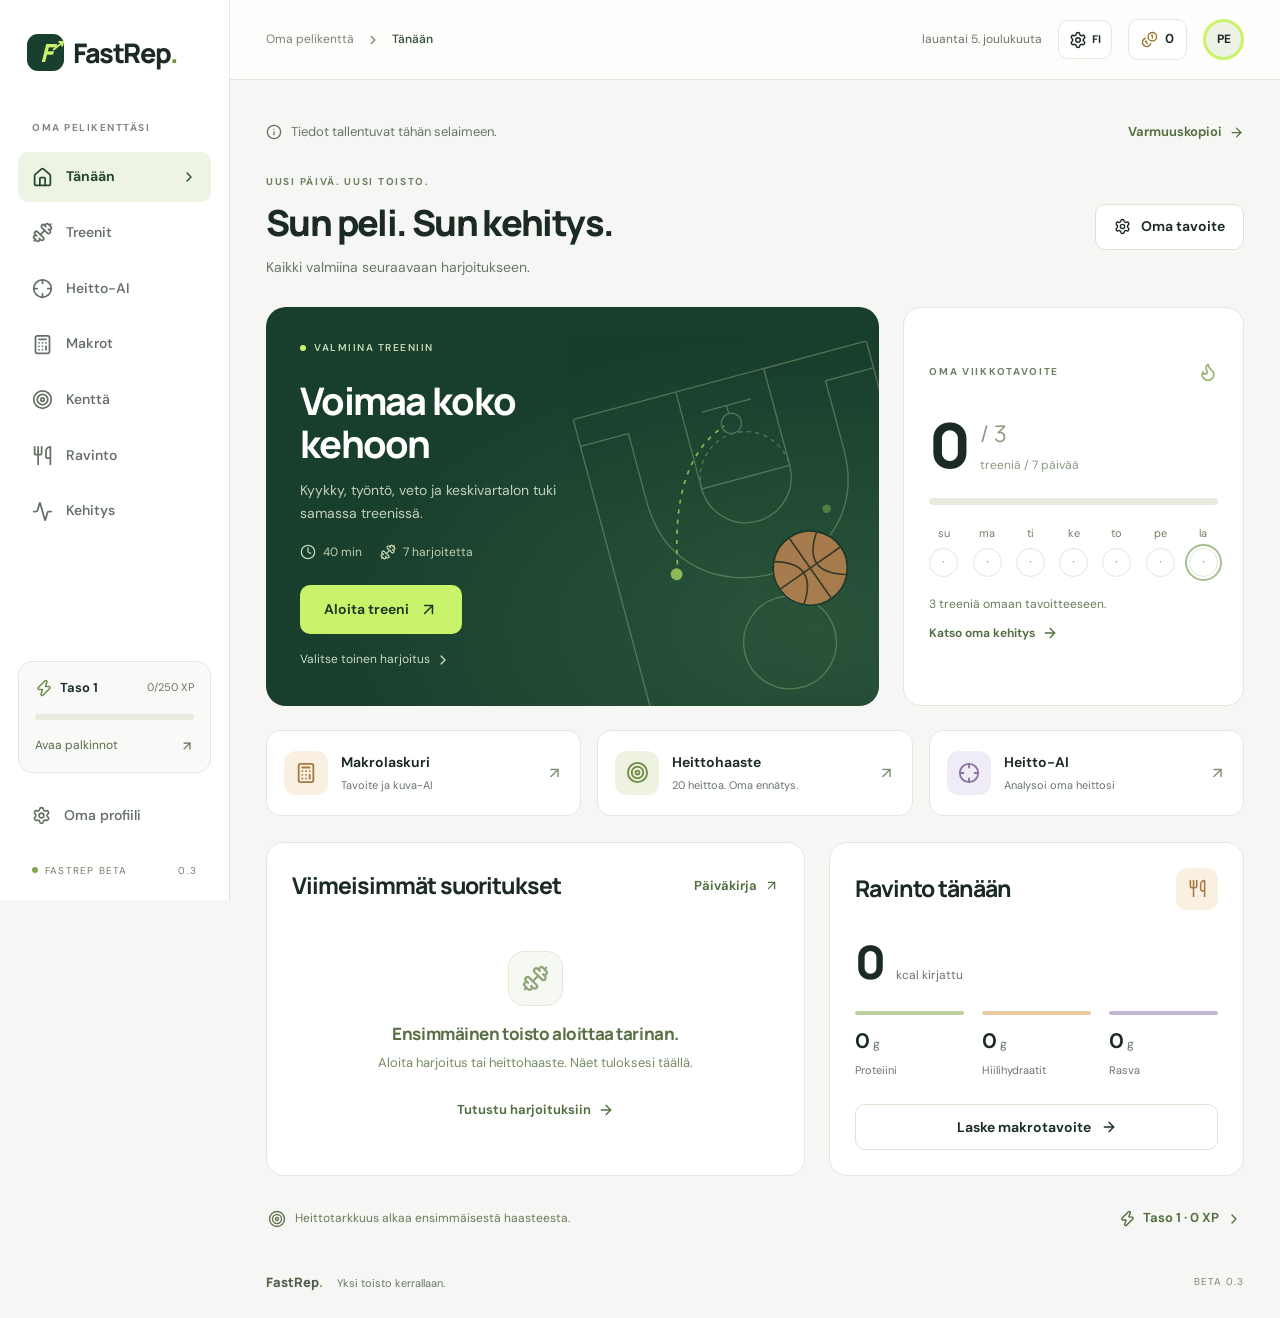
<file: index.html>
<!doctype html>
<html lang="fi">
  <head>
    <meta charset="UTF-8"/>
    <meta name="viewport" content="width=device-width, initial-scale=1.0"/>
    <meta name="theme-color" content="#193f2d"/>
    <meta name="description" content="FastRep – koripalloilijan treenit, ruokapäiväkirja, heittohaasteet ja oma kehitys. Ilmainen selainbeta."/>
    <title>FastRep · Oma pelikenttäsi</title>
    <link rel="icon" type="image/svg+xml" href="./favicon.svg"/>
    <link rel="manifest" href="./manifest.webmanifest"/>
    <script type="module" crossorigin src="./assets/index-CQUAlA38.js"></script>
    <link rel="stylesheet" crossorigin href="./assets/index-DL8Itcof.css">
  </head>
  <body>
    <div id="root"></div>
    <noscript>FastRep tarvitsee JavaScriptin. Ota se käyttöön selaimen asetuksissa.</noscript>
  </body>
</html>
</file>
<file: assets/index-DL8Itcof.css>
@import "https://fonts.googleapis.com/css2?family=DM+Sans:wght@400;450;500;550;600;650;700&family=Manrope:wght@400;500;600;650;700;750;800&display=swap";:root{--bg:#f6f7f4;--ink:#1b2b23;--muted:#69756b;--line:#e3e8df;--green:#193f2d;--lime:#c8f36b;--white:#fff;--radius:18px}*{box-sizing:border-box}body{background:var(--bg);color:var(--ink);margin:0;font-family:DM Sans,Arial,sans-serif;font-size:15px;line-height:1.55}button,input,select,textarea{font:inherit}button,a,input,select,textarea,summary{-webkit-tap-highlight-color:transparent}button,a{touch-action:manipulation}button{cursor:pointer;color:inherit;transition:background .16s,border-color .16s,transform .16s}button:disabled{opacity:.45;cursor:not-allowed}button:focus-visible,a:focus-visible,input:focus-visible,select:focus-visible,textarea:focus-visible,summary:focus-visible{outline-offset:3px;outline:3px solid #729e3c}a{color:inherit;text-decoration:none}h1,h2,h3,p{margin-top:0}h1,h2,h3{letter-spacing:-.045em;font-family:Manrope,DM Sans,sans-serif;line-height:1.2}h1{margin-bottom:12px;font-size:36px;font-weight:800}h2{margin-bottom:12px;font-size:23px;font-weight:750}h3{letter-spacing:-.025em;margin-bottom:8px;font-size:17px;font-weight:750}p{line-height:1.65}small{font-size:12px}strong{font-weight:650}svg{flex-shrink:0}.sr-only{clip:rect(0,0,0,0);white-space:nowrap;border:0;width:1px;height:1px;margin:-1px;padding:0;position:absolute;overflow:hidden}.skip-link{z-index:200;background:var(--green);color:#fff;border-radius:8px;padding:12px 18px;position:fixed;top:-80px;left:20px}.skip-link:focus{top:15px}.app-shell{min-height:100vh;display:flex}.sidebar{border-right:1px solid var(--line);z-index:20;background:#fff;flex-direction:column;width:230px;padding:32px 18px 22px;display:flex;position:fixed;inset:0 auto 0 0}.brand{letter-spacing:-1.4px;background:0 0;border:0;align-items:center;gap:9px;padding:0 9px;font-family:Manrope,sans-serif;font-size:27px;font-weight:800;display:flex}.brand-dot{color:#6c9639;margin-left:-9px}.brand-symbol{background:var(--green);width:37px;height:37px;color:var(--lime);border-radius:11px;place-items:center;font-size:25px;font-style:italic;font-weight:800;display:grid;position:relative}.brand-symbol span{font-size:16px;position:absolute;top:-1px;right:2px}.sidebar-label{letter-spacing:1.5px;color:#7f897e;margin:46px 14px 17px;font-size:10px;font-weight:700}.sidebar nav{gap:6px;display:grid}.nav-item{text-align:left;color:#647065;background:0 0;border:0;border-radius:10px;align-items:center;gap:13px;width:100%;padding:14px;font-size:14px;font-weight:550;display:flex}.nav-item:hover{background:#f3f6ef}.nav-item.active{color:#26482d;background:#edf4e4;font-weight:700}.nav-chevron{margin-left:auto}.sidebar-bottom{margin-top:auto;padding-top:35px}.level-card{border:1px solid var(--line);text-align:left;background:#f9faf7;border-radius:14px;width:100%;margin-bottom:18px;padding:16px;display:block}.level-card>div:first-child{align-items:center;gap:7px;display:flex}.level-card strong{font-size:13px}.level-card div>span:last-child{color:var(--muted);margin-left:auto;font-size:11px}.level-icon{color:#6b8c46;display:flex}.level-card p{color:#596b4b;justify-content:space-between;align-items:center;margin:10px 0 0;font-size:12px;display:flex}.progress{background:#e7ecdf;border-radius:8px;height:6px;margin:16px 0;overflow:hidden}.progress i{background:#99c45b;border-radius:8px;height:100%;transition:width .3s;display:block}.beta-label{letter-spacing:1.2px;color:#71816b;align-items:center;gap:7px;padding:22px 14px 0;font-size:10px;display:flex}.beta-label i{background:#80a64d;border-radius:50%;width:6px;height:6px}.beta-label span{margin-left:auto}.main-shell{width:calc(100% - 230px);min-width:0;margin-left:230px}.topbar{border-bottom:1px solid var(--line);background:#ffffffc9;justify-content:space-between;align-items:center;height:80px;padding:0 36px;display:flex}.breadcrumb{color:#778276;align-items:center;gap:12px;font-size:12px;display:flex}.breadcrumb strong{color:#3b503c;font-weight:550}.topbar-right{align-items:center;gap:16px;display:flex}.today-date{color:var(--muted);font-size:12px}.coin-balance{border:1px solid var(--line);background:#fff;border-radius:10px;align-items:center;gap:7px;padding:9px 12px;font-size:13px;font-weight:650;display:inline-flex}.coin-balance svg{color:#9b7935}.coin-balance>span{color:var(--muted);font-weight:400}.avatar{background:#edf2e5;border:3px solid;border-radius:50%;width:41px;height:41px;font-size:12px;font-weight:700}.mobile-brand,.mobile-nav{display:none}main{outline:none;max-width:1420px;margin:0 auto;padding:34px 36px 0}.section-heading{justify-content:space-between;align-items:center;gap:24px;margin-bottom:28px;display:flex}.section-heading p{color:var(--muted);margin:0;font-size:14px}.eyebrow{letter-spacing:1.7px;color:#6f805e;margin-bottom:11px;font-size:10px;font-weight:700;display:block}.primary,.secondary,.lime-btn,.dark-btn{text-align:center;border:1px solid #0000;border-radius:10px;justify-content:center;align-items:center;gap:10px;min-height:46px;padding:12px 18px;font-size:14px;font-weight:650;line-height:1.4;display:inline-flex}.primary,.dark-btn{background:var(--green);color:#fff}.primary:hover:not(:disabled),.dark-btn:hover:not(:disabled){background:#285a3e}.secondary{background:#fff;border-color:#dce4d3}.secondary:hover:not(:disabled){background:#f2f6ec;border-color:#bdcdb1}.lime-btn{background:var(--lime);color:#1d3924}.lime-btn:hover{background:#dcff9a}.full{width:100%}.text-btn{color:#526e3f;background:0 0;border:0;justify-content:center;align-items:center;gap:7px;min-height:36px;padding:8px 0;font-size:13px;font-weight:650;display:inline-flex}.icon-btn{background:0 0;border:0;border-radius:10px;justify-content:center;align-items:center;width:40px;height:40px;display:inline-flex}.icon-btn:hover{background:#eef3e7}.danger{color:#a04332}.muted{color:var(--muted);font-size:14px}.tiny{color:#6f7d66;margin-top:16px;font-size:12px;line-height:1.6}.card{border:1px solid var(--line);border-radius:var(--radius);background:#fff;min-width:0;padding:25px}.card-heading{justify-content:space-between;align-items:center;gap:14px;margin-bottom:12px;display:flex}.card-heading h2,.card-heading h3,.card-heading .eyebrow{margin:0}.card-heading .text-btn{white-space:nowrap}.two-col{grid-template-columns:minmax(0,1fr) minmax(0,1fr);gap:24px;margin-bottom:24px;display:grid}.three-col{grid-template-columns:repeat(3,minmax(0,1fr));gap:22px;margin-bottom:24px;display:grid}.stack{flex-direction:column;gap:24px;min-width:0;display:flex}.dashboard-top{grid-template-columns:minmax(0,1.8fr) minmax(270px,1fr);gap:24px;margin-bottom:24px;display:grid}.hero{color:#fff;background:#183e2c;border-radius:20px;min-height:340px;position:relative;overflow:hidden}.hero:before{content:"";pointer-events:none;background:radial-gradient(at 90% 80%,#46775066,#0000 65%);position:absolute;inset:0}.hero-copy{z-index:1;width:66%;padding:33px 34px;position:relative}.light-label{color:#c6d9b7;letter-spacing:1.5px;align-items:center;gap:8px;margin-bottom:24px;font-size:10px;font-weight:600;display:flex}.light-label i{background:var(--lime);border-radius:50%;width:6px;height:6px}.hero h2{max-width:350px;margin-bottom:14px;font-size:38px;line-height:1.12}.hero p{color:#c2d1ba;max-width:285px;margin-bottom:18px;font-size:14px;line-height:1.65}.hero-meta{color:#bed0af;flex-wrap:wrap;align-items:center;gap:18px;margin:16px 0 24px;font-size:12px;display:flex}.hero-meta>span{align-items:center;gap:7px;display:flex}.hero .lime-btn{min-height:49px;padding:13px 23px}.hero-secondary{color:#c9dbc1;background:0 0;border:0;align-items:center;gap:5px;margin-top:12px;padding:4px 0;font-size:12px;display:flex}.court{color:#718d65;opacity:.65;width:54%;height:100%;position:absolute;top:0;right:-40px;transform:rotate(-15deg)scale(1.12)}.weekly-target{flex-direction:column;justify-content:center;display:flex}.weekly-target .card-heading>svg{color:#97b46d}.weekly-count{align-items:center;gap:12px;margin-top:20px;display:flex}.weekly-count>strong{letter-spacing:-3px;font-family:Manrope,sans-serif;font-size:62px;font-weight:800;line-height:1}.weekly-count>span{color:#8a9880;font-family:Manrope,sans-serif;font-size:23px}.weekly-count small{margin-top:4px;font-family:DM Sans,sans-serif;font-size:12px;display:block}.weekly-target .progress{height:7px;margin:22px 0 20px}.week-dots{justify-content:space-between;gap:5px;display:flex}.week-dots>div{flex-direction:column;align-items:center;gap:6px;display:flex}.week-dots small{color:#718065;font-size:11px}.week-dots span{color:#a3ad97;border:1px solid #e1e8d8;border-radius:50%;place-items:center;width:29px;height:29px;display:grid}.week-dots .done span{color:#48622e;background:#edf6dd;border-color:#c2d7a6}.week-dots .today span{outline-offset:2px;outline:2px solid #a8bf8e}.weekly-target>p{color:#697d56;margin:18px 0 0;font-size:12px}.weekly-target .text-btn{justify-content:flex-start;font-size:12px}.quick-actions{grid-template-columns:repeat(3,minmax(0,1fr));gap:16px;margin-bottom:26px;display:grid}.quick-actions>button{text-align:left;border:1px solid var(--line);background:#fff;border-radius:14px;align-items:center;gap:13px;padding:20px 17px;display:flex}.quick-actions>button:hover{background:#fcfef9;border-color:#b8c9a9}.quick-actions>button>span:nth-child(2){flex:1;min-width:0}.quick-actions strong{font-size:14px;display:block}.quick-actions small{color:var(--muted);margin-top:3px;font-size:11px;display:block}.quick-actions>button>svg{color:#809071;width:17px}.action-icon{border-radius:12px;flex-shrink:0;place-items:center;width:44px;height:44px;display:grid}.peach{color:#a97841!important;background:#faf0e2!important}.mint{color:#738e49;background:#edf3e0}.lilac{color:#8b74a3;background:#f0ecf7}.home-lower{grid-template-columns:1.3fr 1fr}.home-empty{min-height:225px;padding-bottom:15px!important}.list-row{text-align:left;border-bottom:1px solid #edf0e8;align-items:center;gap:13px;width:100%;padding:18px 0;display:flex}.list-row:last-child{border-bottom:0}.list-row strong{font-size:14px;display:block}.list-row small{color:var(--muted);margin-top:4px;font-size:12px;display:block}.clickable{background:0 0;border:0;border-bottom:1px solid #edf0e8}.clickable:hover{background:#f8faf5}.clickable>svg{color:#839175}.grow{flex:1;min-width:0}.grow strong{overflow-wrap:anywhere}.square-icon{color:#73865a;background:#f0f4e8;border-radius:11px;flex-shrink:0;place-items:center;width:42px;height:42px;display:grid}.kind-challenge{color:#a98b48;background:#f9f0df}.kind-review{color:#8d7aa1;background:#efebf6}.kind-meal{color:#a5825f;background:#f9eee2}.fuel-total{align-items:baseline;gap:12px;margin:29px 0 26px;display:flex}.fuel-total strong{letter-spacing:-2px;font-family:Manrope,sans-serif;font-size:46px;font-weight:800;line-height:1}.fuel-total>span{color:var(--muted);font-size:12px}.macro-grid{grid-template-columns:repeat(3,1fr);gap:18px;margin-bottom:25px;display:grid}.macro-grid>div{flex-direction:column;gap:5px;display:flex}.macro-line{background:#bbd09a;border-radius:3px;width:100%;height:4px;margin-bottom:5px}.line-1{background:#e9cba2}.line-2{background:#c4b7d5}.macro-grid strong{font-size:21px}.macro-grid strong small{color:var(--muted);font-size:12px;font-weight:400}.macro-grid>div>span:last-child{color:var(--muted);font-size:11px}.home-bottomline{color:#687b59;justify-content:space-between;align-items:center;gap:20px;padding:0 2px;font-size:12px;display:flex}.home-bottomline>span{align-items:center;gap:9px;display:flex}.page-footer{color:#7d8972;justify-content:space-between;align-items:center;gap:20px;padding:35px 0 26px;font-size:11px;display:flex}.page-footer>span:first-child{color:#516249;font-family:Manrope,sans-serif;font-size:13px;font-weight:800}.page-footer .muted{margin-left:14px;font-family:DM Sans,sans-serif;font-size:11px;font-weight:400}.page-footer>span:last-child{letter-spacing:1px;font-size:10px}.green{color:#739f3f}.filter-chips{flex-wrap:wrap;gap:9px;margin-bottom:23px;display:flex}.filter-chips button{color:#697e59;background:#fff;border:1px solid #dde5d5;border-radius:22px;min-height:42px;padding:10px 20px;font-size:13px}.filter-chips .selected{background:var(--green);color:#fff;border-color:var(--green)}.training-grid{grid-template-columns:repeat(3,minmax(0,1fr));gap:22px;margin-bottom:22px;display:grid}.training-card{flex-direction:column;padding:0;display:flex;overflow:hidden}.training-art{color:#7c9662;background:#e8efdd;place-items:center;height:185px;display:grid;position:relative;overflow:hidden}.training-art>svg{z-index:1;transform:rotate(-12deg)}.training-art>span{letter-spacing:1.6px;font-size:10px;font-weight:700;position:absolute;top:20px;left:22px}.art-lines{border:1px solid #afbf9475;border-radius:50%;position:absolute;inset:35px -40px -70px 65px;transform:rotate(-25deg)}.art-lines:before,.art-lines:after{content:"";opacity:.16;border:1px solid;border-radius:50%;position:absolute;inset:18px}.art-lines:after{inset:39px}.plan-court .training-art{color:#a68b5d;background:#f3e9da}.plan-reset .training-art{color:#8d7fa6;background:#eeebf4}.card-body{flex-direction:column;flex:1;padding:23px;display:flex}.card-body h2{font-size:23px}.card-body p{color:var(--muted);font-size:14px}.card-body .eyebrow{font-size:10px}.plan-exercises{flex-wrap:wrap;gap:6px;margin:0 0 24px;display:flex}.plan-exercises span{color:#6b795f;border:1px solid #e4e9dd;border-radius:5px;padding:4px 7px;font-size:11px}.training-card .primary{margin-top:auto}.last-trained{color:#77856b;text-align:center;margin-top:13px;font-size:11px;display:block}.context-note{color:#738067;align-items:flex-start;gap:10px;margin:22px 0 28px;display:flex}.context-note p{margin:0;font-size:12px}.context-note svg{margin-top:2px}.skill-banner{background:#edf2e5;border:1px solid #dfe8d1;border-radius:16px;align-items:center;gap:20px;padding:25px;display:flex}.skill-banner h2{margin-bottom:5px;font-size:19px}.skill-banner p{color:#748466;margin:0;font-size:13px}.court-nav{border-bottom:1px solid #dce4d3;gap:24px;margin-bottom:32px;display:flex}.court-nav button{color:#6e7f60;background:0 0;border:0;border-bottom:3px solid #0000;align-items:center;gap:9px;padding:0 2px 15px;font-size:14px;font-weight:650;display:flex}.court-nav .selected{color:#203e27;border-bottom-color:#527738}.segmented{background:#e9eee2;border-radius:12px;width:fit-content;max-width:100%;margin-bottom:25px;padding:5px;display:flex}.segmented button{color:#677b56;background:0 0;border:0;border-radius:8px;justify-content:center;align-items:center;gap:8px;min-height:40px;padding:10px 17px;font-size:13px;display:flex}.segmented .selected{color:#25442a;background:#fff;box-shadow:0 1px 4px #20302010}.pill{color:#6b7f59;white-space:nowrap;background:#f1f5eb;border:1px solid #dfe7d5;border-radius:30px;align-items:center;gap:7px;padding:6px 11px;font-size:11px;display:inline-flex}.challenge-choice{text-align:left;min-height:208px;display:block;position:relative}.challenge-choice.chosen{background:#f6faef;border-color:#8cae5a;box-shadow:0 0 0 1px #8cae5a}.challenge-choice>svg{color:#829c62;margin:6px 0 14px}.challenge-choice p{color:var(--muted);font-size:13px}.challenge-choice .eyebrow{font-size:10px}.xp{color:#60813e;font-size:12px;font-weight:650}.score-card{text-align:center}.score{letter-spacing:-4px;margin:24px 0 9px;font-family:Manrope,sans-serif;font-size:88px;font-weight:800}.score>span{color:#a5b498;letter-spacing:-1px;font-size:35px}.score-card>p{color:#6d805c;font-size:14px}.score-card .button-row>.primary,.score-card .button-row>.secondary{min-height:58px;padding:15px 26px;font-size:17px}.score-card .tiny{font-size:12px}.button-row{flex-wrap:wrap;align-items:center;gap:10px;margin:18px 0;display:flex}.center{justify-content:center}.compact{min-height:40px;padding:7px 10px}.file-button{cursor:pointer;margin:0;position:relative}.file-button input,.photo-upload input{opacity:0;cursor:pointer;width:100%;height:100%;margin:0;padding:0;position:absolute;inset:0}.video-preview{background:#162d20;border-radius:11px;width:100%;max-height:440px;margin:16px 0;display:block}.camera-studio>small{color:var(--muted)}.live-art{color:#c8f36b;background:#183e2c;border-radius:18px;min-height:380px;padding:34px;position:relative;overflow:hidden}.live-art h2{z-index:1;margin-top:20px;font-size:40px;position:relative}.live-art>.court{width:90%;right:-30px}.live-art>span{color:#b4cca0;letter-spacing:1.2px;font-size:10px;position:absolute;bottom:27px;left:30px}.divider{color:var(--muted);margin-top:25px;font-size:13px}.room-code{border:1px dashed #9eb683;border-radius:10px;justify-content:space-between;align-items:center;margin-top:25px;padding:17px;display:flex}.room-code>span{letter-spacing:3px;font-family:monospace;font-size:26px}.versus{text-align:center;justify-content:space-around;align-items:center;gap:12px;margin:28px 0;display:flex}.versus>div{flex-direction:column;max-width:43%;display:flex}.versus strong{font-family:Manrope,sans-serif;font-size:56px}.versus small{color:var(--muted)}.versus>span{color:#82976e;font-size:12px}.versus>div>span{overflow-wrap:anywhere;font-size:14px}.record-value{font-size:26px!important}.record-value small{text-align:right}.upload-zone{text-align:center;background:#f4f7ef;border:1px dashed #bfcfb0;border-radius:12px;flex-direction:column;justify-content:center;align-items:center;min-height:320px;padding:25px;display:flex;position:relative;overflow:hidden}.upload-zone>:not(.court){z-index:1}.upload-zone h2{margin-top:20px;font-size:22px}.upload-zone p{color:#788a66;font-size:14px}.round-icon{color:#88a369}.court.small{color:#b4c5a2;opacity:.5;width:75%;right:-60px}.video-wrap{background:#152f21;border-radius:12px;position:relative;overflow:hidden}.video-wrap video{width:100%;height:auto;display:block}.measure{cursor:crosshair;width:100%;position:absolute;inset:0}.button-row select{width:auto;min-width:66px;min-height:40px;margin:0;padding:8px}.button-row input{flex:1;min-width:145px;margin:0}.check-row{border-bottom:1px solid var(--line);align-items:center;gap:12px;padding:16px 0;font-size:14px;display:flex;margin:0!important}.check-row input{accent-color:#507735;width:20px;height:20px;margin:0}.notice{color:#667e51;background:#f0f5e9;border:1px solid #e2ead7;border-radius:11px;align-items:flex-start;gap:10px;margin:20px 0;padding:15px;display:flex}.notice p{margin:0;font-size:12px}.notice svg{margin-top:2px}.skills-grid{grid-template-columns:repeat(3,minmax(0,1fr));gap:23px;display:grid}.skill-choice{text-align:left;position:relative}.skill-choice:hover{border-color:#aec58c}.skill-number{color:#b3c39e;letter-spacing:-2px;margin-bottom:24px;font-size:40px;font-weight:750;display:block}.skill-choice p{color:var(--muted);min-height:50px;font-size:14px}.skill-choice .text-btn{justify-content:flex-start}.skill-step{align-items:flex-start;gap:15px;margin:24px 0;display:flex}.skill-step>span{color:#6b844d;background:#ecf4df;border-radius:50%;flex-shrink:0;place-items:center;width:29px;height:29px;font-size:13px;font-weight:650;display:grid}.skill-step p{color:#586e4a;margin:1px 0 0;font-size:15px}label{color:#5b7050;margin:19px 0;font-size:13px;font-weight:550;display:block}input,select,textarea{color:#2c4629;background:#fcfdf9;border:1px solid #d7e1ce;border-radius:9px;width:100%;min-width:0;min-height:46px;margin-top:8px;padding:12px;font-size:15px;display:block}input::placeholder,textarea::placeholder{color:#8b9980;font-size:14px}textarea{resize:vertical;min-height:100px}.form-grid{grid-template-columns:1fr 1fr;gap:0 16px;display:grid}.form-grid label{margin:10px 0 18px}.date-selector{align-items:center;gap:9px;margin-bottom:24px;display:flex}.date-input{align-items:center;gap:18px;margin:0;display:flex}.date-input input{background:#fff;width:165px;margin:0}.date-input>span{font-size:14px}.nutrition-strip{border:1px solid var(--line);background:#fff;border-radius:18px;grid-template-columns:repeat(4,minmax(0,1fr));margin-bottom:24px;padding:24px 0;display:grid}.nutrient{border-right:1px solid var(--line);padding:0 27px}.nutrient:last-child{border:0}.nutrient>span{color:#718163;font-size:12px}.nutrient>strong{letter-spacing:-1.2px;margin-top:5px;font-family:Manrope,sans-serif;font-size:33px;display:block}.nutrient small{color:#7b8f69;letter-spacing:0;margin-left:7px;font-size:13px;font-weight:400}.nutrient-0>span:before,.nutrient-1>span:before,.nutrient-2>span:before,.nutrient-3>span:before{content:"";background:#224c32;border-radius:50%;width:6px;height:6px;margin-right:8px;display:inline-block}.nutrient-1>span:before{background:#a4c574}.nutrient-2>span:before{background:#d8b484}.nutrient-3>span:before{background:#b19dca}.diary-columns{grid-template-columns:1.35fr 1fr;align-items:start}.count-label{color:#7a8b6c;font-size:12px}.meal-row{border-bottom:1px solid #edf0e8;align-items:center;gap:13px;padding:19px 0;display:flex}.meal-row:last-child{border:0}.meal-row strong{font-size:14px}.meal-row small{color:var(--muted);margin-top:5px;font-size:11px;display:block}.meal-row>strong{text-align:right}.meal-actions{flex-direction:column;display:flex}.meal-actions .icon-btn{width:34px;height:30px}.empty{text-align:center;color:#8fa479;padding:35px 16px}.empty h3{color:#587044;max-width:360px;margin:18px auto 8px;font-size:17px}.empty p{color:#788c65;max-width:330px;margin:0 auto 18px;font-size:13px}.empty-icon{background:#f6f9f1;border:1px solid #e1ead6;border-radius:16px;place-items:center;width:55px;height:55px;margin:0 auto;display:grid}.empty-inline{color:#7c8c6f;padding:12px 0;font-size:13px}.meal-ideas{background:#f9fbf6}.meal-ideas summary{cursor:pointer;font-size:15px;font-weight:650}.meal-idea{border-bottom:1px solid #e5ecdc;flex-direction:column;gap:5px;padding:18px 0;display:flex}.meal-idea small{letter-spacing:1.4px;color:#778f60;font-size:10px}.meal-idea strong{font-size:14px}.ingredient-add{align-items:flex-end;gap:14px;margin-bottom:17px;display:flex}.ingredient-add label{flex:1;margin:0}.ingredient-total{color:#6c805a;justify-content:space-between;gap:15px;padding:20px 0;font-size:12px;display:flex}.ingredient-total strong{color:#28492b;font-size:19px}.photo-detail{margin:2px 0 24px}.photo-detail summary{cursor:pointer;color:#758663;align-items:center;gap:8px;padding:10px 0;font-size:12px;display:flex}.photo-upload{background:#f7faf1;border:1px dashed #c3d4ae;border-radius:11px;flex-direction:column;justify-content:center;align-items:center;gap:8px;height:170px;display:flex;position:relative;overflow:hidden}.photo-upload img{object-fit:contain;width:100%;height:100%}.photo-upload span{font-size:13px}.progress-overview{grid-template-columns:1.35fr 1fr;gap:24px;display:grid}.week-card .card-heading h2{margin-top:7px;font-size:32px}.week-card .card-heading .muted{letter-spacing:0;font-size:16px;font-weight:450}.week-bars{justify-content:space-between;align-items:flex-end;gap:13px;margin:24px 0 10px;display:flex}.week-bars>div{color:#788e62;flex-direction:column;align-items:center;gap:8px;width:100%;font-size:12px;display:flex}.bar-track{background:#f3f6ed;border-radius:5px;align-items:flex-end;width:100%;max-width:32px;height:100px;display:flex}.bar-track i{background:#b6ce91;border-radius:5px;width:100%}.week-bars .current i{background:#6b9442}.week-bars small{font-size:11px}.shooting-summary{flex-direction:column;justify-content:center;display:flex}.accuracy-value{letter-spacing:-3px;margin:13px 0 18px;font-family:Manrope,sans-serif;font-size:65px;font-weight:800;line-height:1}.accuracy-value span{color:#a9bb95;margin-left:5px;font-size:32px}.shooting-summary .pill{width:fit-content}.subheading{margin-top:32px}.subheading h2{margin:0}.record-grid{grid-template-columns:repeat(3,minmax(0,1fr));gap:20px;margin-bottom:26px;display:grid}.record-card{background:#f0f4e8;border:1px solid #e0e8d3;border-radius:15px;flex-direction:column;align-items:flex-start;gap:13px;padding:23px;display:flex}.record-card>svg{color:#839b5f}.record-card>span{color:#617a48;font-size:13px}.record-card>strong{letter-spacing:-1px;font-family:Manrope,sans-serif;font-size:31px}.record-card small{color:#7f9469;letter-spacing:0;margin-left:6px;font-family:DM Sans,sans-serif;font-size:12px}.filter-label{margin:0}.filter-label select{min-height:40px;margin:0;font-size:12px}.activity-history .list-row .xp{white-space:nowrap}.reward-hero{color:#fff;background:#193e2c;border-radius:19px;justify-content:space-between;align-items:center;gap:25px;padding:35px;display:flex}.reward-hero .eyebrow{color:#b4ca9f}.reward-hero h2{overflow-wrap:anywhere;font-size:34px}.reward-hero p{color:#c6d6ba;font-size:14px}.reward-hero>div:first-child{width:65%;min-width:0}.reward-hero .progress{background:#3a5733}.reward-hero .progress i{background:var(--lime)}.reward-hero small{color:#b3c79e;font-size:12px}.big-avatar{color:#d7e7c9;background:#294b33;border:7px solid;border-radius:50%;flex-shrink:0;place-items:center;width:112px;height:112px;font-family:Manrope,sans-serif;font-size:34px;font-weight:750;display:grid;position:relative}.big-avatar>span{background:var(--lime);color:#234420;letter-spacing:1px;border-radius:6px;padding:4px 10px;font-size:11px;position:absolute;bottom:-12px}.shop-card{padding:0;overflow:hidden}.item-art{place-items:center;height:170px;display:grid}.shop-avatar{color:#edf7e7;background:#23472d;border:7px solid;border-radius:50%;place-items:center;width:88px;height:88px;font-family:Manrope,sans-serif;font-size:25px;font-weight:800;display:grid}.shop-card .card-body{display:block}.shop-card .card-body p{font-size:13px}.locked{color:#7d8f6d}.locked>svg{color:#a6b896}.error-banner{background:#fff7e7;border:1px solid #eddcb6;border-radius:12px;align-items:center;gap:13px;margin-bottom:23px;padding:17px;font-size:14px;display:flex}.error-banner>span{flex:1}.error,.form-error{color:#a03e2f;background:#fff3ef;border-radius:8px;padding:12px;font-size:13px}.loading-state{text-align:center;color:#71865c;padding:50px 0}.loading-state h2{margin:20px 0 10px}.loading-state p{font-size:14px}.skeleton-grid{grid-template-columns:2fr 1fr;gap:20px;margin-top:35px;display:grid}.skeleton-grid i{background:#e9ede3;border-radius:18px;height:180px;animation:1.4s ease-in-out infinite pulse;display:block}.skeleton-grid i:last-child{grid-column:1/-1;height:80px}.connection-empty{padding:80px 15px}.connection-empty h1{margin-top:25px}.spinner{animation:1.2s linear infinite spin}@keyframes spin{to{transform:rotate(360deg)}}@keyframes pulse{50%{opacity:.5}}.toast{color:#fff;z-index:150;background:#224d32;border:1px solid #49754e;border-radius:13px;align-items:center;gap:11px;width:max-content;max-width:calc(100vw - 280px);padding:15px 19px;font-size:14px;display:flex;position:fixed;bottom:28px;left:calc(50% + 115px);transform:translate(-50%);box-shadow:0 7px 28px #17301a30}.toast>button{color:#c3d8b4;background:0 0;border:0;place-items:center;min-width:30px;min-height:30px;display:grid}dialog{width:calc(100% - 32px);max-width:540px;max-height:90dvh;color:var(--ink);background:#fff;border:1px solid #dde7d3;border-radius:21px;padding:28px;overflow:auto;box-shadow:0 25px 90px #19321c30}dialog::backdrop{-webkit-backdrop-filter:blur(4px);backdrop-filter:blur(4px);background:#10241975}.modal-head{justify-content:space-between;align-items:center;gap:20px;margin-bottom:20px;display:flex}.modal-head h2{margin:0;font-size:24px}.modal-head .icon-btn{flex-shrink:0}.preview-meta{color:#789060;flex-wrap:wrap;align-items:center;gap:20px;margin:17px 0;font-size:13px;display:flex}.preview-meta>span{align-items:center;gap:8px;display:flex}.exercise-index{color:#9aae85;min-width:30px;font-size:15px;font-weight:650}.preview-meta~.primary{margin-top:23px}.day-picker{grid-template-columns:repeat(7,1fr);gap:7px;margin-top:10px;display:grid}.day-picker>button{color:#6c8453;background:#f7faf2;border:1px solid #dee8d2;border-radius:9px;min-height:43px}.day-picker .selected{color:#fff;background:#254c30;border-color:#254c30}.entry-notes{white-space:pre-wrap;overflow-wrap:anywhere;color:#617b4c;background:#f4f7ee;border-left:3px solid #a6c57b;border-radius:5px;margin:22px 0 0;padding:17px;font-size:14px}.detail-score{margin:20px 0;font-family:Manrope,sans-serif;font-size:55px;font-weight:750}.detail-score span{color:#8ca475;font-size:19px;font-weight:500}.workout-dialog{max-width:660px;padding:28px}.session-header{justify-content:space-between;align-items:center;gap:15px;display:flex}.session-header .eyebrow{margin-bottom:6px}.session-header h2{margin:0;font-size:25px}.session-meta{color:#72875e;align-items:center;gap:14px;margin-top:19px;font-size:13px;display:flex}.session-meta>span{align-items:center;gap:7px;display:flex}.session-meta>span:last-child{margin-left:auto}.session-meta .text-btn{font-size:12px}.exercise-tabs{gap:10px;margin:20px 0 29px;display:flex}.exercise-tabs button{color:#8ba070;background:#f7faf2;border:1px solid #dbe5ce;border-radius:50%;place-items:center;width:37px;height:37px;font-size:13px;display:grid}.exercise-tabs button.selected{background:var(--green);color:#fff;border-color:var(--green)}.exercise-tabs button.completed:not(.selected){color:#52772d;background:#e8f3d8;border-color:#bed3a1}.exercise-title h3{margin-bottom:8px;font-size:28px}.exercise-title .eyebrow{font-size:10px}.exercise-title p{color:#607b4b;font-size:13px}.exercise-title p>span{color:#81956d}.set-table{margin:22px 0}.set-table-head,.set-row{grid-template-columns:48px 1fr 1fr 62px;align-items:center;gap:15px;display:grid}.set-table-head{color:#82986c;margin-bottom:9px;font-size:11px}.set-row{border-top:1px solid #edf2e5;padding:10px 0}.set-row>span{color:#a2b58d;font-size:15px;font-weight:650}.set-row input{text-align:center;min-height:45px;margin:0;padding:9px}.set-row.is-done input{background:#f5f9ed;border-color:#d4e2c2}.set-check{color:#b5c5a2;background:#f5f8ef;border:1px solid #d2dfc2;border-radius:10px;place-items:center;min-height:45px;display:grid}.is-done .set-check{color:#375527;background:#c8ee8a;border-color:#b1d37a}.set-table.timed .set-table-head,.set-table.timed .set-row{grid-template-columns:1fr 62px}.rest-timer{color:#7d9563;background:#f4f7ed;border-radius:12px;align-items:center;gap:11px;padding:15px;display:flex}.rest-timer>div{flex:1}.rest-timer strong{color:#56763c;font-size:13px;display:block}.rest-timer small{margin-top:4px;font-size:10px;display:block}.rest-timer select{width:80px;min-height:37px;margin:0;padding:8px;font-size:12px}.rest-timer .icon-btn{width:30px;height:36px}.session-navigation{justify-content:space-between;gap:12px;margin:22px 0;display:flex}.session-notes{border-top:1px solid #e5ecda;margin:22px 0;padding-top:18px}.session-notes summary{cursor:pointer;color:#708a56;font-size:13px}.finish-workout{margin-top:4px}.discard-confirm{background:#fff8f1;border:1px solid #efe0d1;border-radius:10px;padding:14px;font-size:13px}.discard-confirm .text-btn{padding-left:16px}.resume-workout{color:#fff;z-index:100;text-align:left;background:#224c31;border:1px solid #5a7c4b;border-radius:15px;align-items:center;gap:15px;min-width:340px;padding:14px 18px;display:flex;position:fixed;bottom:24px;left:calc(50% + 115px);transform:translate(-50%);box-shadow:0 10px 34px #15322130}.resume-workout>span:nth-child(2){flex:1}.resume-workout strong{font-size:14px;display:block}.resume-workout small{color:#bad19e;margin-top:3px;font-size:11px;display:block}.resume-icon{width:38px;height:38px;color:var(--lime);background:#ffffff0e;border-radius:10px;place-items:center;display:grid}.has-active-workout{padding-bottom:86px}@media (width>=1500px){main{padding-top:42px}.hero{min-height:370px}.hero-copy{padding:40px}.hero h2{font-size:44px}.hero p{font-size:15px}.quick-actions>button{padding:23px}.weekly-target{padding:30px}}@media (width<=1200px){.sidebar{width:205px;padding:30px 13px 20px}.brand{font-size:25px}.main-shell{width:calc(100% - 205px);margin-left:205px}main{padding:30px 25px 0}.topbar{padding:0 25px}.dashboard-top{grid-template-columns:minmax(0,1.65fr) minmax(250px,1fr);gap:19px}.hero-copy{width:71%;padding:30px 27px}.hero h2{font-size:33px}.hero .court{width:59%;right:-50px}.card{padding:22px}.training-card,.shop-card{padding:0}.training-grid{gap:15px}.card-body{padding:20px}.card-body h2{font-size:21px}.training-art{height:160px}.quick-actions{gap:12px}.quick-actions>button{gap:10px;padding:17px 13px}.quick-actions small{font-size:10px}.action-icon{width:38px;height:38px}.quick-actions>button>svg{display:none}.two-col{gap:20px}.home-lower,.diary-columns{grid-template-columns:1.1fr 1fr}.home-lower .card-heading,.home-bottomline{flex-wrap:wrap}.toast,.resume-workout{left:calc(50% + 102px)}.skills-grid{gap:17px}.has-active-workout{padding-bottom:86px}}@media (width<=1000px){.sidebar{width:180px;padding:27px 11px}.brand{gap:7px;padding:0 5px;font-size:22px}.brand-symbol{width:31px;height:33px}.sidebar-label{margin-left:10px;font-size:9px}.nav-item{gap:11px;padding:13px 11px;font-size:13px}.main-shell{width:calc(100% - 180px);margin-left:180px}.today-date{display:none}main{padding:28px 22px 0}.section-heading{align-items:flex-start}.section-heading>.secondary{max-width:200px;font-size:12px}.dashboard-top{grid-template-columns:1fr}.hero{min-height:330px}.hero-copy{width:63%;padding:32px}.hero h2{font-size:39px}.hero .court{width:49%;right:-8px}.weekly-target{grid-template-columns:1fr 1fr;gap:0 24px;display:grid}.weekly-target .card-heading{grid-column:1/-1}.weekly-count{grid-row:2/4;margin-top:14px}.weekly-count>strong{font-size:55px}.weekly-target .progress{margin:17px 0 19px}.week-dots{grid-column:2}.weekly-target>p{margin-top:12px}.weekly-target>.text-btn{grid-column:2;justify-content:flex-end}.quick-actions{gap:10px}.quick-actions>button{text-align:center;flex-direction:column;padding:17px 9px}.quick-actions strong{font-size:12px}.quick-actions small{font-size:10px}.home-lower,.two-col,.diary-columns,.training-grid{grid-template-columns:1fr}.training-card{grid-template-columns:160px 1fr;display:grid}.training-art{height:100%;min-height:250px}.card-body p{margin-bottom:15px}.plan-exercises{margin-bottom:19px}.training-card .primary{width:fit-content}.last-trained{text-align:left}.skill-banner{flex-wrap:wrap}.skill-banner .secondary{margin-left:62px}.three-col{grid-template-columns:1fr}.challenge-choice{min-height:175px;padding:23px}.challenge-choice>svg{position:absolute;top:27px;right:25px}.challenge-choice h3{margin-top:24px}.challenge-choice p{margin-bottom:10px}.shop-card{grid-template-columns:150px 1fr;display:grid}.item-art{height:100%}.live-art{min-height:270px}.live-art>.court{width:57%}.skills-grid{grid-template-columns:1fr}.skill-choice{min-height:165px;padding-left:90px}.skill-number{font-size:37px;position:absolute;top:22px;left:26px}.skill-choice p{min-height:0;margin-bottom:10px}.nutrition-strip{padding:21px 0}.nutrient{padding:0 17px}.nutrient>strong{font-size:28px}.nutrient>span{font-size:11px}.nutrient>span:before{display:none}.progress-overview{grid-template-columns:1fr}.shooting-summary{display:block}.record-grid{gap:11px}.record-card{padding:18px}.record-card>span{font-size:12px}.record-card small{margin:0;display:block}.toast,.resume-workout{left:calc(50% + 90px)}.toast{max-width:calc(100vw - 220px)}.has-active-workout{padding-bottom:86px}}@media (width<=700px){.sidebar{display:none}.main-shell{width:100%;margin:0}.topbar{background:#fff;height:69px;padding:0 20px}.breadcrumb{display:none}.mobile-brand{letter-spacing:-1.2px;background:0 0;border:0;padding:0;font-family:Manrope,sans-serif;font-size:25px;font-weight:800;display:block}.mobile-brand>span{color:#80a84d}.topbar-right{gap:12px}.coin-balance{min-height:37px;padding:7px 10px;font-size:12px}.avatar{width:37px;height:37px;font-size:11px}main{padding:26px 19px 82px}.section-heading{margin-bottom:24px;display:block}.section-heading h1{letter-spacing:-1.25px;font-size:29px;line-height:1.18}.section-heading p{font-size:13px}.section-heading>.secondary,.section-heading>.primary,.section-heading>.pill,.section-heading>.coin-balance{max-width:none;margin-top:17px}.home-heading>.secondary{display:none}.eyebrow{letter-spacing:1.6px;font-size:9px}.dashboard-top{gap:18px;margin-bottom:18px}.hero{border-radius:17px;min-height:335px}.hero-copy{width:77%;padding:29px 25px}.light-label{margin-bottom:21px;font-size:8px}.hero h2{max-width:250px;font-size:36px}.hero p{max-width:220px;font-size:13px}.hero .court{opacity:.4;width:65%;top:10px;right:-50px;transform:rotate(-15deg)scale(1.1)}.hero-meta{gap:13px;margin:18px 0 22px;font-size:11px}.hero .lime-btn{min-height:48px;padding:13px 19px;font-size:13px}.hero-secondary{font-size:11px}.weekly-target{gap:0 18px;padding:22px}.weekly-count>strong{font-size:48px}.weekly-count>span{font-size:20px}.weekly-count small{font-size:10px}.weekly-target .card-heading .eyebrow{font-size:9px}.weekly-target>p{font-size:10px}.weekly-target>.text-btn{font-size:11px}.week-dots{gap:6px}.week-dots small{font-size:9px}.week-dots span{width:22px;height:22px;font-size:10px}.week-dots span svg{width:12px}.quick-actions{gap:9px;margin-bottom:19px}.quick-actions>button{border-radius:13px;gap:10px;padding:16px 6px 14px}.quick-actions strong{font-size:11px;line-height:1.4}.quick-actions small{display:none}.action-icon{border-radius:11px;width:38px;height:38px}.action-icon svg{width:20px}.card{border-radius:16px;padding:22px}.training-card,.shop-card{padding:0}.card-heading h2{font-size:19px}.card-heading h3{font-size:16px}.card-heading .text-btn{font-size:12px}.list-row{gap:11px;padding:17px 0}.list-row strong{font-size:13px}.list-row small,.list-row .xp{font-size:11px}.square-icon{width:38px;height:38px}.list-row>svg:last-child{width:15px}.two-col{gap:18px;margin-bottom:19px}.home-empty{min-height:210px}.fuel-total{margin:25px 0 24px}.fuel-total strong{font-size:43px}.macro-grid>div>span:last-child{font-size:10px}.home-bottomline{gap:8px;padding:1px 3px;font-size:11px}.home-bottomline .text-btn{font-size:12px}.page-footer{padding:29px 0 16px}.page-footer .muted{margin-left:10px;font-size:10px}.page-footer>span:last-child{font-size:9px}.mobile-nav{padding:7px 8px max(8px,env(safe-area-inset-bottom));-webkit-backdrop-filter:blur(12px);backdrop-filter:blur(12px);z-index:120;background:#fffffff5;border-top:1px solid #e0e8d6;grid-template-columns:repeat(5,minmax(0,1fr));display:grid;position:fixed;bottom:0;left:0;right:0}.mobile-nav button{color:#8b9a7d;background:0 0;border:0;border-radius:11px;flex-direction:column;justify-content:center;align-items:center;gap:4px;min-height:50px;padding:7px 4px;font-size:10px;display:flex}.mobile-nav button.active{color:#355728;background:#edf5e2;font-weight:650}.mobile-nav button.active svg{stroke-width:2.3px}.primary,.secondary,.dark-btn{min-height:46px;font-size:13px}.filter-chips{flex-wrap:nowrap;gap:7px;margin-right:-3px;padding:2px 3px 4px;overflow:auto}.filter-chips button{white-space:nowrap;flex-shrink:0;padding:9px 13px;font-size:12px}.training-card{grid-template-columns:100px 1fr}.training-art{min-height:270px}.training-art>svg{width:45px}.training-art>span{letter-spacing:1.2px;font-size:8px;top:21px;left:13px}.card-body{padding:20px}.card-body h2{font-size:21px}.card-body p{font-size:13px}.card-body .eyebrow{font-size:8px}.plan-exercises{gap:4px}.plan-exercises span{font-size:9px}.training-card .primary{width:100%;min-height:43px;font-size:12px}.last-trained{font-size:10px}.context-note{margin:18px 0 24px}.context-note p{font-size:11px}.skill-banner{gap:13px;padding:20px}.skill-banner h2{font-size:17px}.skill-banner p{font-size:12px}.skill-banner .secondary{width:100%;margin-left:0}.court-nav{justify-content:space-between;gap:0;margin-bottom:26px}.court-nav button{gap:7px;padding:0 3px 14px;font-size:12px}.court-nav svg{width:17px}.segmented{width:100%}.segmented button{flex:1;padding:10px 7px;font-size:12px}.challenge-choice{min-height:175px}.challenge-choice .xp{font-size:11px}.challenge-choice .eyebrow{font-size:9px}.score{font-size:77px}.score span{font-size:29px}.score-card .button-row>.primary,.score-card .button-row>.secondary{padding:14px 23px;font-size:17px}.score-card .tiny,.tiny{font-size:11px}.upload-zone{min-height:260px;padding:22px}.upload-zone h2{font-size:21px}.upload-zone p{font-size:13px}.live-art h2{font-size:34px}.live-art{min-height:270px;padding:27px}.room-code>span{font-size:23px}.skill-choice{padding-left:85px}.skill-number{left:24px}.nutrition-strip{grid-template-columns:repeat(2,minmax(0,1fr));gap:0 20px;padding:5px 20px}.nutrient{border:0;border-bottom:1px solid var(--line);padding:16px 0}.nutrient:nth-child(3),.nutrient:nth-child(4){border:0}.nutrient>span{font-size:12px}.nutrient>strong{margin-top:3px;font-size:29px}.nutrient>span:before{display:inline-block}.date-selector{gap:6px}.date-input{gap:8px}.date-input>span{display:none}.date-input input{width:160px;min-height:42px;font-size:14px}.date-selector .text-btn{font-size:12px}.count-label{font-size:11px}.meal-row{flex-wrap:wrap;gap:4px 10px}.meal-row .square-icon{width:32px;height:35px}.meal-row .grow{min-width:calc(100% - 125px)}.meal-row .grow strong,.meal-row>strong{font-size:13px}.meal-actions{flex-direction:row;margin-left:auto}.meal-actions .icon-btn{width:36px;height:36px}.meal-row small{font-size:10px}.empty{padding:30px 8px}.empty h3{font-size:16px}.empty p{font-size:12px}.stack,.progress-overview{gap:18px}.week-bars{gap:10px}.record-grid{gap:9px}.record-card{gap:12px;padding:17px 12px}.record-card>span{font-size:11px;line-height:1.5}.record-card>strong{font-size:28px}.record-card small{font-size:10px}.activity-history .card-heading{flex-wrap:wrap;gap:10px}.activity-history .filter-label{width:100%}.activity-history .list-row{gap:9px}.activity-history .xp{font-size:10px}.activity-history .square-icon{width:33px;height:36px}.activity-history .list-row>svg:last-child{display:none}.reward-hero{border-radius:16px;padding:27px 23px}.reward-hero h2{font-size:28px}.big-avatar{border-width:5px;width:85px;height:85px;font-size:26px}.reward-hero>div:first-child{width:60%}.shop-card{grid-template-columns:115px 1fr}.shop-avatar{border-width:6px;width:72px;height:72px;font-size:23px}.shop-card .card-body .secondary{font-size:12px}.locked{opacity:.8}.toast{max-width:calc(100% - 28px);padding:12px 14px;font-size:12px;bottom:91px;left:50%}.toast>span{min-width:0}.error-banner{flex-wrap:wrap;font-size:13px}.error-banner .secondary{min-height:40px;font-size:12px}.loading-state{padding:40px 0}.skeleton-grid{grid-template-columns:1fr}.skeleton-grid i{height:130px}.skeleton-grid i:last-child{grid-column:auto}.loading-state h2{font-size:21px}dialog{border-radius:19px;width:calc(100% - 22px);max-height:92dvh;padding:24px 21px}.modal-head h2{font-size:23px}.modal-head{gap:12px}input,select,textarea{font-size:16px}input::placeholder,textarea::placeholder{font-size:14px}.form-grid{gap:0 12px}.meal-modes button{padding:10px 5px;font-size:11px}.ingredient-total{flex-wrap:wrap}.day-picker{gap:5px}.day-picker>button{min-height:41px}.entry-notes{font-size:13px}.workout-dialog{padding:23px 21px}.session-header h2{font-size:22px}.session-meta{gap:9px;font-size:12px}.session-meta .text-btn,.session-meta>span:last-child{font-size:11px}.exercise-tabs{gap:9px}.exercise-tabs button{width:33px;height:33px;font-size:12px}.exercise-title h3{font-size:25px}.exercise-title p{font-size:12px}.exercise-title p>span{margin-top:5px;display:block}.set-table-head,.set-row{grid-template-columns:32px 1fr 1fr 51px;gap:11px}.set-table-head{font-size:10px}.set-row input{font-size:16px}.rest-timer{gap:8px;padding:12px}.rest-timer>svg{width:18px}.rest-timer small{font-size:9px}.rest-timer strong{font-size:12px}.rest-timer select{width:66px;font-size:12px}.rest-timer .icon-btn{width:25px}.session-navigation .primary,.session-navigation .secondary{padding:11px 13px;font-size:12px}.resume-workout{border-radius:13px;gap:11px;width:calc(100% - 32px);min-width:0;max-width:470px;padding:13px 15px;bottom:89px;left:50%}.resume-workout strong{font-size:13px}.resume-workout small{font-size:10px}.has-active-workout{padding-bottom:170px}.has-active-workout~.toast{bottom:168px}}@media (width<=370px){main{padding-left:14px;padding-right:14px}.weekly-target{gap:0 10px;padding:19px}.week-dots{gap:4px}.week-dots span{width:20px;height:20px}.hero-copy{width:86%}.hero h2{font-size:33px}.training-card{grid-template-columns:80px 1fr}.card-body{padding:18px}.court-nav button{gap:5px;font-size:11px}.set-table-head,.set-row{gap:7px}.rest-timer>svg{display:none}.session-meta>span:last-child{font-size:10px}.card{padding:19px}.training-card,.shop-card{padding:0}}@media (prefers-reduced-motion:reduce){*,:before,:after{scroll-behavior:auto!important;transition:none!important;animation:none!important}}.challenge-picker{grid-template-columns:repeat(3,minmax(0,1fr));gap:16px;margin-bottom:24px;display:grid}.challenge-picker .challenge-choice{min-height:0;padding:19px}.challenge-picker .challenge-choice h3{margin:9px 0 7px;font-size:15px}.challenge-picker .challenge-choice>svg,.challenge-picker .challenge-choice .xp{display:none}.challenge-picker .challenge-choice p{margin:0;font-size:12px}.challenge-picker[data-active=true]{display:none}.shot-dots{flex-wrap:wrap;justify-content:center;gap:7px;max-width:320px;margin:21px auto;display:flex}.shot-dots i{background:#d9e2cc;border-radius:50%;width:9px;height:9px}.shot-dots .hit{background:#8db54e}.shot-dots .miss{background:#d5a991}@media (width<=700px){.challenge-picker{gap:9px}.challenge-picker .challenge-choice{border-radius:12px;padding:13px 10px}.challenge-picker .challenge-choice h3{margin:0;font-size:12px;line-height:1.4}.challenge-picker .challenge-choice p,.challenge-picker .challenge-choice .eyebrow{display:none}}.browser-note{color:var(--muted);flex-wrap:wrap;align-items:center;gap:9px;margin:0 0 24px;font-size:13px;display:flex}.browser-note .text-btn{margin-left:auto;font-size:13px}.backup-panel{border-top:1px solid var(--line);margin-top:28px;padding-top:24px}.backup-panel .muted{font-size:13px}.backup-confirm{border:1px solid var(--line);background:var(--bg);border-radius:12px;margin-top:18px;padding:16px}.video-guide{text-align:left;margin:18px 0 22px}.video-guide-link{background:#f5f8f0;border:1px solid #dce5d4;border-radius:12px;align-items:center;gap:12px;min-height:62px;padding:13px 15px;transition:background .15s,border-color .15s;display:flex}.video-guide-link:hover{background:#eaf2df;border-color:#a7bf8c}.video-guide-icon{width:35px;height:35px;color:var(--green);background:#e2ebd6;border-radius:10px;flex-shrink:0;place-items:center;display:grid}.video-guide-copy{flex:1;min-width:0}.video-guide-copy strong{color:var(--green);font-size:14px;line-height:1.4;display:block}.video-guide-copy small{color:var(--muted);overflow-wrap:anywhere;margin-top:3px;font-size:11px;line-height:1.5;display:block}.video-guide-link>svg{color:var(--muted);flex-shrink:0}.video-guide>p{color:var(--muted);margin:9px 0 0;font-size:12px;line-height:1.55}.video-guide-compact{margin:10px 0 0}.video-guide-compact .video-guide-link{gap:9px;min-height:52px;padding:9px 11px}.video-guide-compact .video-guide-icon{border-radius:8px;width:28px;height:28px}.video-guide-compact .video-guide-copy strong{font-size:12px}.video-guide-compact .video-guide-copy small{font-size:10px}.training-intro{background:#eef5e5;border:1px solid #dae5cd;border-radius:17px;grid-template-columns:1.5fr 1fr;gap:28px;margin-bottom:24px;padding:25px 28px;display:grid}.training-intro h2{margin:13px 0 8px;font-size:23px}.training-intro p{color:var(--muted);max-width:620px;margin:0;font-size:13px;line-height:1.7}.warmup-summary{flex-direction:column;justify-content:center;gap:9px;display:flex}.warmup-summary>span{letter-spacing:.06em;color:var(--green);font-size:11px;font-weight:700}.warmup-summary small{color:var(--muted);font-size:11px;line-height:1.6}.training-filters{margin-bottom:12px}.training-filters button{padding:9px 15px}.training-filters button span{opacity:.7;margin-left:5px}.training-result-count{color:var(--muted);margin:0 0 20px;font-size:12px}.training-equipment{color:var(--muted);flex-direction:column;gap:4px;margin:0 0 15px;font-size:11px;line-height:1.5;display:flex}.training-equipment strong{color:var(--green);text-transform:uppercase;letter-spacing:.06em;font-size:10px}.training-court .training-art{color:#a68b5d;background:#f3e9da}.plan-mobility .training-art,.plan-core .training-art{color:#8d7fa6;background:#eeebf4}.plan-explosiveness .training-art{color:#bb7b54;background:#f5e6db}.preview-equipment{background:#f8faf5;border:1px solid #e3e9dc;border-radius:12px;margin:18px 0;padding:17px}.preview-equipment>strong{color:var(--green);font-size:12px}.preview-equipment>p{color:var(--muted);margin:6px 0 14px;font-size:13px;line-height:1.6}.preview-equipment>p:last-child{margin-bottom:0}.exercise-cue{color:var(--muted);margin:8px 0 0;font-size:12px;line-height:1.6}.session-instruction{background:#f7f9f3;border-radius:11px;margin:15px 0;padding:15px 17px}.session-instruction p{color:var(--green);margin:0 0 8px;font-size:14px;line-height:1.6}.session-instruction small{color:var(--muted);font-size:11px;line-height:1.6;display:block}.set-table.bodyweight .set-table-head,.set-table.bodyweight .set-row{grid-template-columns:48px minmax(0,1fr) 62px}.exercise-tabs{flex-wrap:wrap}@media (width<=650px){.training-intro{grid-template-columns:1fr;gap:20px;padding:21px}.training-intro h2{font-size:21px}.warmup-summary{border-top:1px solid #d8e4c9;padding-top:16px}.training-filters{gap:7px}.training-filters button{padding:8px 12px;font-size:12px}.training-equipment{font-size:10px}.set-table.bodyweight .set-table-head,.set-table.bodyweight .set-row{grid-template-columns:32px minmax(0,1fr) 51px}.session-instruction{padding:13px}.session-instruction p{font-size:13px}}.shot-layout{grid-template-columns:minmax(0,1.35fr) minmax(330px,.85fr);align-items:start;gap:22px;margin-bottom:24px;display:grid}.shot-video-card{min-width:0}.shot-video-card .card-heading p{max-width:680px;margin:7px 0 0}.shot-video-wrap{place-items:center;min-height:280px;margin-top:18px;display:grid}.shot-video-wrap video{object-fit:contain;max-height:68vh}.shot-video-wrap .measure{touch-action:manipulation;height:100%}.shot-timeline{align-items:center;gap:14px;margin:15px 0 10px;display:flex}.shot-timeline input{min-height:28px;accent-color:var(--green);flex:1;margin:0;padding:0}.shot-timeline span{min-width:104px;color:var(--muted);text-align:right;font-variant-numeric:tabular-nums;font-size:11px}.shot-controls{flex-wrap:wrap;align-items:center;margin-bottom:15px}.shot-controls select{width:auto;min-height:39px;margin:0;padding:8px 30px 8px 11px;font-size:12px}.shot-controls .text-btn{margin-left:auto}.shot-analysis-side{min-width:0}.shot-kind-picker{width:100%;margin:17px 0}.shot-kind-picker button{flex:1}.marking-guide{background:#f5f8f0;border:1px solid #dbe6cf;border-radius:13px;min-height:116px;padding:17px;position:relative}.marking-guide>strong{color:var(--green);padding-right:74px;font-size:14px;display:block}.marking-guide>p{color:var(--muted);margin:7px 62px 0 0;font-size:12px;line-height:1.55}.draft-angle{font-family:Manrope,sans-serif;position:absolute;top:15px;right:17px;color:#8caf57!important;padding:0!important;font-size:28px!important}.point-steps{flex-wrap:wrap;gap:6px;margin-top:13px;display:flex}.point-steps span{color:#899b78;background:#e7ecdf;border-radius:7px;padding:5px 8px;font-size:10px}.point-steps span.active{color:#9a603c;background:#f4dfcd}.point-steps span.done{color:#527432;background:#dcebc9}.measurement-group{border-top:1px solid var(--line);margin-top:20px;padding-top:17px}.measurement-group-head{flex-direction:column;gap:4px;margin-bottom:8px;display:flex}.measurement-group-head strong{font-size:13px}.measurement-group-head small{color:var(--muted);font-size:10px;line-height:1.5}.measurement-row{width:100%;color:var(--ink);text-align:left;background:0 0;border:0;border-radius:10px;align-items:center;gap:10px;padding:8px 6px 8px 10px;display:flex}.measurement-row:hover,.measurement-row.selected{background:#eff5e7}.measurement-row>span:first-child{width:48px;color:var(--muted);font-variant-numeric:tabular-nums;font-size:10px}.measurement-row>strong{min-width:40px;font-size:15px}.measurement-row>.grow{color:var(--muted);font-size:11px}.measurement-row .icon-btn{flex:0 0 32px;width:32px;height:32px;display:grid}.shot-analysis-side .check-row{padding:11px 0}.ai-pose-overlay{filter:drop-shadow(0 1px 2px #133c35aa);pointer-events:none}.measure.selecting-shooter{cursor:crosshair;background:#dff2e91a}.shooter-target{pointer-events:none;filter:drop-shadow(0 1px 2px #173b2aaa)}.shooter-target circle{fill:#c8f36b44;stroke:#c8f36b;stroke-width:.65%}.shooter-target line{stroke:#c8f36b;stroke-width:.45%}.ai-launch-panel{background:linear-gradient(135deg,#eff8f3,#f7faef);border:1px solid #d4e6dc;border-radius:14px;justify-content:space-between;align-items:flex-end;gap:18px;margin:18px 0 12px;padding:18px;display:flex}.ai-launch-panel h3{margin:5px 0 0;font-size:15px}.hand-picker{width:210px;margin:12px 0 0}.hand-picker button{flex:1;padding:8px 14px}.shooter-select-row{flex-wrap:wrap;align-items:center;gap:8px;margin-top:12px;display:flex}.shooter-select-row .secondary.selected{color:#265d46;background:#e1f2e8;border-color:#74a98a}.shooter-select-row .text-btn{font-size:10px}.shooter-help{max-width:420px;margin:8px 0 0}.ai-button{min-width:185px}.ai-progress{background:#eef5e8;border-radius:12px;margin:10px 0 14px;padding:14px 16px}.ai-progress>div:first-child{justify-content:space-between;align-items:center;gap:12px;font-size:12px;display:flex}.ai-progress .progress{margin:10px 0 7px}.ai-progress small{color:var(--muted);font-size:10px}.ai-result-card{background:linear-gradient(155deg,#fff 45%,#f4faf6);border-color:#d2e4d9}.ai-result-card.has-result{border-color:#a9cbbb;box-shadow:0 9px 30px #396c5430}.ai-badge{color:#2d7057;background:#dff2e9;border-radius:9px;align-items:center;gap:6px;padding:7px 10px;font-size:11px;font-weight:700;display:flex}.ai-empty{text-align:center;color:#7b927f;flex-direction:column;justify-content:center;align-items:center;gap:13px;min-height:145px;padding:20px;display:flex}.ai-empty p{max-width:330px;margin:0;font-size:12px;line-height:1.65}.ai-summary{grid-template-columns:repeat(2,minmax(0,1fr));gap:8px;margin:18px 0;display:grid}.ai-summary>div{background:#f7fbf8;border:1px solid #dce9e1;border-radius:11px;padding:12px}.ai-summary small{min-height:27px;color:var(--muted);font-size:9px;line-height:1.4;display:block}.ai-summary strong{margin-top:5px;font-family:Manrope,sans-serif;font-size:20px;display:block}.ai-summary strong span{color:var(--muted);margin-left:2px;font-size:11px}.ai-focus-card{background:linear-gradient(135deg,#e8f7ef,#f5fae9);border:1px solid #9fcab3;border-radius:14px;margin:14px 0;padding:17px;box-shadow:0 7px 22px #42765d1c}.ai-focus-card h3{margin:7px 0 5px;font-size:18px}.ai-focus-card>p{color:#426454;margin:0;font-size:11px;line-height:1.55}.ai-focus-card>div{color:#315943;background:#fff9;border-radius:10px;align-items:flex-start;gap:9px;margin-top:13px;padding:11px 12px;display:flex}.ai-focus-card>div svg{flex-shrink:0;margin-top:2px}.ai-focus-card>div span{flex-direction:column;gap:3px;font-size:10px;line-height:1.5;display:flex}.ai-focus-card>div strong{letter-spacing:.08em;text-transform:uppercase;font-size:9px}.ai-feedback{border-radius:12px;margin-top:12px;padding:15px 16px}.ai-feedback h3{align-items:center;gap:8px;margin:0 0 10px;font-size:13px;display:flex}.ai-feedback p{margin:8px 0;padding-left:15px;font-size:11px;line-height:1.55;position:relative}.ai-feedback p:before{content:"•";position:absolute;left:0}.ai-feedback.good{color:#416d38;background:#edf7e8}.ai-feedback.improve{color:#895b3c;background:#fff4e9}.ai-metrics{grid-template-columns:1fr 1fr;gap:8px;margin:14px 0;display:grid}.ai-metrics>div{border-bottom:1px solid #e5ece5;flex-direction:column;gap:4px;padding:11px;display:flex}.ai-metrics span{color:var(--muted);font-size:9px}.ai-metrics strong{font-size:12px}.ai-caution{color:var(--muted);align-items:flex-start;gap:8px;margin:9px 0 0;font-size:10px;line-height:1.5;display:flex}.ai-caution svg{flex-shrink:0;margin-top:1px}.ai-manual-note{margin:7px 0 0;font-size:11px;line-height:1.5}.fuel-progress{margin:-10px 0 21px}.macro-target-card{margin:0 0 24px}.macro-target-card .card-heading{align-items:flex-start}.macro-target-card .card-heading h2{margin-top:5px}.macro-progress-grid{grid-template-columns:repeat(4,minmax(0,1fr));gap:20px;margin-top:20px;display:grid}.macro-progress>div:first-child{flex-direction:column;gap:4px;min-height:46px;display:flex}.macro-progress>div:first-child strong{font-size:13px}.macro-progress>div:first-child span,.macro-progress>small{color:var(--muted);font-size:10px;line-height:1.4}.macro-progress .progress{margin:10px 0 8px}.macro-progress-1 .progress i{background:#86b96d}.macro-progress-2 .progress i{background:#dfa06f}.macro-progress-3 .progress i{background:#a991bd}.macro-empty-card{text-align:left;width:100%;color:var(--ink);border-style:dashed;align-items:center;gap:15px;margin:0 0 24px;display:flex}.macro-empty-card>span:nth-child(2){flex-direction:column;flex:1;gap:5px;display:flex}.macro-empty-card small{color:var(--muted);line-height:1.55}.macro-calculator-intro{background:#f3f7ed;border-radius:12px;align-items:flex-start;gap:13px;margin-bottom:20px;padding:16px;display:flex}.macro-calculator-intro strong{font-size:14px;display:block}.macro-calculator-intro p{color:var(--muted);margin:5px 0 0;font-size:12px;line-height:1.55}.calculated-target{background:#f8faf5;border:1px solid #dbe6cf;border-radius:13px;margin:17px 0;padding:18px}.calculated-target>span{color:var(--muted);font-size:11px;display:block}.calculated-target>strong{margin:6px 0;font-family:Manrope,sans-serif;font-size:32px;display:block}.calculated-target>strong small{color:var(--muted);font-size:14px}.calculated-target>p{color:var(--muted);margin:0;font-size:10px;line-height:1.5}.food-ai-intro{background:linear-gradient(135deg,#edf7ef,#f7f9eb);border-radius:13px;align-items:flex-start;gap:13px;margin-bottom:15px;padding:15px;display:flex}.food-ai-intro strong{font-size:14px;display:block}.food-ai-intro p{color:var(--muted);margin:4px 0 0;font-size:11px;line-height:1.55}.food-description-label{font-size:13px;font-weight:700;display:block}.food-description-label textarea{resize:vertical;width:100%;min-height:88px;margin:8px 0 4px;display:block}.food-description-label small{color:var(--muted);font-size:11px;font-weight:400;display:block}.food-description-result{border:1px solid var(--line);background:var(--white);border-radius:12px;margin:13px 0 17px;padding:15px}.food-description-result>strong{margin-bottom:9px;font-size:13px;display:block}.food-description-result>label{border-top:1px solid var(--line);justify-content:space-between;align-items:center;gap:12px;padding:7px 0;font-size:12px;display:flex}.food-description-result>label>span{white-space:nowrap;align-items:center;gap:5px;display:flex}.food-description-result input{text-align:right;width:82px;min-height:38px;margin:0;padding:7px}.food-description-total{flex-wrap:wrap;align-items:center;gap:8px 16px;margin:8px 0 14px;font-size:12px;display:flex}.food-description-total strong{font-size:19px}.food-description-warning{color:#92522d;margin:8px 0;font-size:12px}.food-ai-upload{text-align:center;color:#55734b;border-width:1.5px;height:230px;padding:20px}.food-ai-upload>strong{color:#315436;font-size:14px}.food-ai-upload>span{max-width:300px;color:var(--muted);font-size:11px;line-height:1.5}.food-ai-upload.has-photo{background:#162d20;border-style:solid;padding:0}.food-ai-upload img{object-fit:cover}.food-ai-replace{pointer-events:none;background:#fff;border-radius:8px;padding:7px 11px;font-weight:700;position:absolute;bottom:10px;right:10px;color:#23442d!important}.macro-page-grid{grid-template-columns:minmax(0,1.15fr) minmax(280px,.85fr);align-items:start;gap:20px;margin-bottom:28px;display:grid}.macro-page-calculator .card-heading{align-items:flex-start;margin-bottom:20px}.macro-page-calculator .macro-calculator-intro{margin-top:4px}.macro-photo-card>.square-icon{margin-bottom:18px}.macro-photo-card>.eyebrow{margin-bottom:8px;display:block}.macro-photo-card p{color:var(--muted);font-size:13px}.macro-photo-card>small{color:var(--muted);margin-top:13px;line-height:1.5;display:block}.macro-page-progress{grid-template-columns:repeat(2,minmax(0,1fr));gap:22px 16px;display:grid}.macro-diary-link{margin-top:22px}.mobile-more-menu{display:none}@media (width<=1000px){.macro-page-grid{grid-template-columns:1fr}}@media (width<=700px){.macro-page-grid{gap:18px}.mobile-more-menu{z-index:121;right:9px;bottom:calc(73px + env(safe-area-inset-bottom));border:1px solid var(--line);background:#fff;border-radius:15px;gap:4px;width:min(250px,100vw - 18px);padding:8px;display:grid;position:fixed;box-shadow:0 10px 35px #18332126}.mobile-more-menu button{text-align:left;width:100%;min-height:46px;color:var(--ink);background:#fff;border:0;border-radius:9px;align-items:center;gap:12px;padding:9px 12px;display:flex}.mobile-more-menu button:hover,.mobile-more-menu button:focus-visible{background:#eef5e6}.mobile-more-menu button svg:last-child{margin-left:auto}}@media (width<=370px){.macro-page-progress{grid-template-columns:1fr}}.food-ai-button{margin-top:12px}.food-ai-correction{margin-top:16px}.food-ai-correction label{color:var(--ink);font-size:11px;font-weight:650;display:block}.food-ai-correction input{margin-top:8px}.food-ai-search-results{background:#fff;border:1px solid #dce8da;border-radius:10px;max-height:208px;margin-top:6px;overflow:auto}.food-ai-search-results button{text-align:left;width:100%;color:var(--ink);cursor:pointer;background:#fff;border:0;border-bottom:1px solid #eff2ea;justify-content:space-between;align-items:center;gap:8px;padding:11px 12px;font-size:12px;display:flex}.food-ai-search-results button:hover,.food-ai-search-results button:focus-visible{background:#edf6e8}.food-ai-search-results small{color:var(--muted);font-size:10px}.food-ai-search-results p{color:var(--muted);margin:0;padding:12px;font-size:11px}.food-ai-uncertain{color:#885a2f;background:#fff3e3;border-radius:9px;padding:10px 12px;font-size:11px}.food-ai-result{background:#fbfdf9;border:1px solid #bcd6c5;border-radius:14px;margin-top:15px;padding:17px}.food-ai-result-head{justify-content:space-between;align-items:flex-start;gap:12px;display:flex}.food-ai-result-head h3{margin:6px 0 0;font-size:20px}.food-ai-model-note{color:var(--muted);margin:11px 0 15px;line-height:1.5}.food-ai-choices{grid-template-columns:repeat(3,minmax(0,1fr));gap:7px;margin:15px 0;display:grid}.food-ai-choices button{min-width:0;min-height:65px;color:var(--ink);background:#fff;border:1px solid #dce8da;border-radius:10px;flex-direction:column;justify-content:center;gap:5px;padding:9px;display:flex}.food-ai-choices button.selected{background:#edf6e8;border-color:#779d65;box-shadow:0 0 0 1px #779d65}.food-ai-choices strong{text-overflow:ellipsis;font-size:10px;line-height:1.35;overflow:hidden}.food-ai-choices span{color:var(--muted);font-size:9px}.portion-control{background:#f1f5ec;border-radius:11px;margin:0 0 13px;padding:13px 14px;display:block}.portion-control label{justify-content:space-between;align-items:center;gap:12px;font-size:12px;font-weight:650;display:flex}.portion-control input{text-align:right;background:#fff;width:105px;min-width:0;margin:0;padding:8px 10px;font-weight:700}.portion-control p{color:var(--muted);margin:10px 0;font-size:10px;line-height:1.4}.food-ai-portions{grid-template-columns:repeat(4,minmax(0,1fr));gap:6px;display:grid}.food-ai-portions button{color:#3e6646;cursor:pointer;background:#fff;border:1px solid #d5e2cd;border-radius:8px;min-height:35px;font-size:11px}.food-ai-portions button:hover,.food-ai-portions button:focus-visible{background:#e7f2e3;border-color:#82a77a}.food-ai-macros{grid-template-columns:repeat(4,minmax(0,1fr));gap:7px;display:grid}.food-ai-macros>div{background:#fff;border:1px solid #e0e9dd;border-radius:10px;min-width:0;padding:11px 8px}.food-ai-macros span{color:var(--muted);text-overflow:ellipsis;font-size:8px;display:block;overflow:hidden}.food-ai-macros strong{white-space:nowrap;margin-top:6px;font-size:15px;display:block}.food-ai-macros small{color:var(--muted);font-size:8px;font-weight:500}.food-ai-warning,.ai-source-note{color:#7a6745;background:#fff8eb;border-radius:10px;align-items:flex-start;gap:8px;margin:13px 0;padding:11px 12px;display:flex}.food-ai-warning svg,.ai-source-note svg{flex-shrink:0;margin-top:1px}.food-ai-warning p,.ai-source-note{font-size:9px;line-height:1.55}.food-ai-warning p{margin:0}.food-ai-privacy{margin:13px 3px 0;line-height:1.55}.food-ai-compose{text-align:left;margin:13px 0 0;line-height:1.45}.preferences-trigger{border:1px solid var(--line);background:var(--white);border-radius:10px;align-items:center;gap:5px;min-height:39px;padding:8px 10px;font-size:11px;font-weight:750;display:inline-flex}.preferences-trigger:hover{border-color:#91b875}.preference-row{border-bottom:1px solid var(--line);padding:6px 0 18px}.preference-row:last-child{border:0;padding-bottom:0}.preference-row>strong{align-items:center;gap:9px;font-size:14px;display:flex}.preference-row .segmented{width:100%;margin:15px 0 0}.preference-row .segmented button{flex:1}:root[data-theme=dark]{--lightningcss-light: ;--lightningcss-dark:initial;color-scheme:dark;--bg:#0d1712;--ink:#e8f1e8;--muted:#a2b6a6;--line:#304438;--white:#17271e;--green:#193f2d;--lime:#c8f36b}[data-theme=dark] body{background:var(--bg)}[data-theme=dark] .sidebar,[data-theme=dark] .topbar,[data-theme=dark] .card,[data-theme=dark] dialog,[data-theme=dark] .nutrition-strip,[data-theme=dark] .quick-actions>button,[data-theme=dark] .coin-balance,[data-theme=dark] .mobile-nav{background:var(--white);color:var(--ink);border-color:var(--line)}[data-theme=dark] .topbar{background:#17271ef0}[data-theme=dark] .mobile-nav{background:#14241ded}[data-theme=dark] .brand,[data-theme=dark] .mobile-brand{color:var(--ink)}[data-theme=dark] .nav-item,[data-theme=dark] .sidebar-label,[data-theme=dark] .breadcrumb,[data-theme=dark] .sidebar-bottom,[data-theme=dark] label{color:var(--muted)}[data-theme=dark] .nav-item.active,[data-theme=dark] .mobile-nav button.active,[data-theme=dark] .nav-item:hover{color:#d6f4ac;background:#284332}[data-theme=dark] .nav-item:hover,[data-theme=dark] .icon-btn:hover,[data-theme=dark] .clickable:hover{background:#253b2c}[data-theme=dark] .level-card,[data-theme=dark] .segmented,[data-theme=dark] .macro-calculator-intro,[data-theme=dark] .calculated-target,[data-theme=dark] .training-intro,[data-theme=dark] .skill-banner,[data-theme=dark] .preview-equipment,[data-theme=dark] .session-instruction,[data-theme=dark] .notice,[data-theme=dark] .upload-zone,[data-theme=dark] .food-description-result,[data-theme=dark] .food-ai-result,[data-theme=dark] .marking-guide,[data-theme=dark] .ai-progress,[data-theme=dark] .ai-summary>div,[data-theme=dark] .backup-confirm{color:var(--ink);border-color:var(--line);background:#21362a}[data-theme=dark] .food-ai-intro,[data-theme=dark] .ai-launch-panel,[data-theme=dark] .ai-result-card,[data-theme=dark] .ai-focus-card{color:var(--ink);border-color:var(--line);background:linear-gradient(135deg,#213a2b,#1b2f25)}[data-theme=dark] .secondary,[data-theme=dark] .preferences-trigger,[data-theme=dark] .filter-chips button,[data-theme=dark] .segmented .selected,[data-theme=dark] .food-ai-choices button,[data-theme=dark] .food-ai-macros>div,[data-theme=dark] .food-ai-portions button,[data-theme=dark] .food-ai-search-results,[data-theme=dark] .food-ai-search-results button{color:var(--ink);background:#253a2c;border-color:#3c5845}[data-theme=dark] .secondary:hover,[data-theme=dark] .filter-chips button:hover,[data-theme=dark] .food-ai-search-results button:hover{background:#304b37}[data-theme=dark] .filter-chips .selected,[data-theme=dark] .segmented .selected,[data-theme=dark] .food-ai-choices button.selected{color:#f1ffe7;background:#386044}[data-theme=dark] input,[data-theme=dark] select,[data-theme=dark] textarea{color:var(--ink);background:#13251b;border-color:#3b5744}[data-theme=dark] input::placeholder,[data-theme=dark] textarea::placeholder{color:#849c89}[data-theme=dark] .eyebrow,[data-theme=dark] .text-btn,[data-theme=dark] .breadcrumb strong,[data-theme=dark] .warmup-summary>span,[data-theme=dark] .training-equipment strong,[data-theme=dark] .preview-equipment>strong,[data-theme=dark] .session-instruction p,[data-theme=dark] .marking-guide>strong,[data-theme=dark] .video-guide-copy strong{color:#b6e488}[data-theme=dark] .week-dots small,[data-theme=dark] .week-dots span,[data-theme=dark] .weekly-target>p,[data-theme=dark] .home-bottomline,[data-theme=dark] .page-footer,[data-theme=dark] .nutrient>span,[data-theme=dark] .nutrient small,[data-theme=dark] .empty p,[data-theme=dark] .empty h3,[data-theme=dark] .ingredient-total,[data-theme=dark] .ingredient-total strong,[data-theme=dark] .court-nav button,[data-theme=dark] .ai-focus-card>p,[data-theme=dark] .food-ai-upload>strong{color:var(--muted)}[data-theme=dark] .list-row,[data-theme=dark] .meal-row,[data-theme=dark] .clickable,[data-theme=dark] .set-row,[data-theme=dark] .check-row{border-color:var(--line)}[data-theme=dark] .progress{background:#334b39}[data-theme=dark] .video-guide-link,[data-theme=dark] .video-guide-icon,[data-theme=dark] .point-steps span,[data-theme=dark] .measurement-row.selected{background:#284332;border-color:#3c5845}[data-theme=dark] .measurement-row:hover{background:#284332}[data-theme=dark] .training-art{color:#a4c989;background:#294334}[data-theme=dark] .plan-court .training-art,[data-theme=dark] .training-court .training-art{background:#423927}[data-theme=dark] .plan-mobility .training-art,[data-theme=dark] .plan-core .training-art,[data-theme=dark] .plan-reset .training-art{background:#39334b}[data-theme=dark] .plan-explosiveness .training-art{background:#49322b}[data-theme=dark] .food-ai-warning,[data-theme=dark] .ai-source-note,[data-theme=dark] .ai-feedback.improve,[data-theme=dark] .error-banner,[data-theme=dark] .form-error{color:#ffd69b;background:#443421}[data-theme=dark] .ai-feedback.good,[data-theme=dark] .ai-badge,[data-theme=dark] .ai-focus-card>div{color:#c6efb2;background:#2c4b35}[data-theme=dark] .food-ai-uncertain{color:#ffd69b;background:#443421}[data-theme=dark] .week-dots .done span,[data-theme=dark] .challenge-choice.chosen,[data-theme=dark] .set-row.is-done input{color:#d5f9b4;background:#294833}[data-theme=dark] .hero,[data-theme=dark] .live-art,[data-theme=dark] .reward-hero{background:#103523}[data-theme=dark] .level-card p,[data-theme=dark] .level-card div>span:last-child,[data-theme=dark] .calculated-target>p,[data-theme=dark] .food-ai-result-head h3{color:#b9cbb7}@media (width<=700px){.preferences-trigger{justify-content:center;min-width:43px;padding:8px}.preferences-trigger span{display:none}}@media (width<=1100px){.shot-layout{grid-template-columns:1fr}.macro-progress-grid{grid-template-columns:repeat(2,minmax(0,1fr))}}@media (width<=700px){.section-heading>.button-row{flex-direction:column-reverse;width:100%;margin-top:17px}.section-heading>.button-row>*{width:100%}.shot-layout{gap:18px}.shot-video-wrap{min-height:210px}.shot-controls{gap:7px}.shot-controls .text-btn{margin-left:0}.shot-timeline{flex-direction:column;align-items:flex-start;gap:3px}.shot-timeline input{width:100%}.shot-timeline span{text-align:right;width:100%}.ai-launch-panel{flex-direction:column;align-items:stretch}.hand-picker,.ai-button{width:100%}.shooter-select-row{flex-direction:column;align-items:stretch}.shooter-select-row>*{justify-content:center;width:100%}.ai-summary{grid-template-columns:1fr 1fr}.macro-progress-grid{gap:17px 14px}.macro-empty-card{padding:17px}.macro-empty-card small{font-size:10px}.food-ai-upload{height:205px}.food-ai-result{padding:14px}.food-ai-choices{grid-template-columns:1fr}.food-ai-choices button{text-align:left;flex-direction:row;justify-content:space-between;align-items:center;min-height:48px}.food-ai-macros{grid-template-columns:1fr 1fr}.food-ai-search-results button{flex-direction:column;align-items:flex-start;gap:3px}}
</file>
